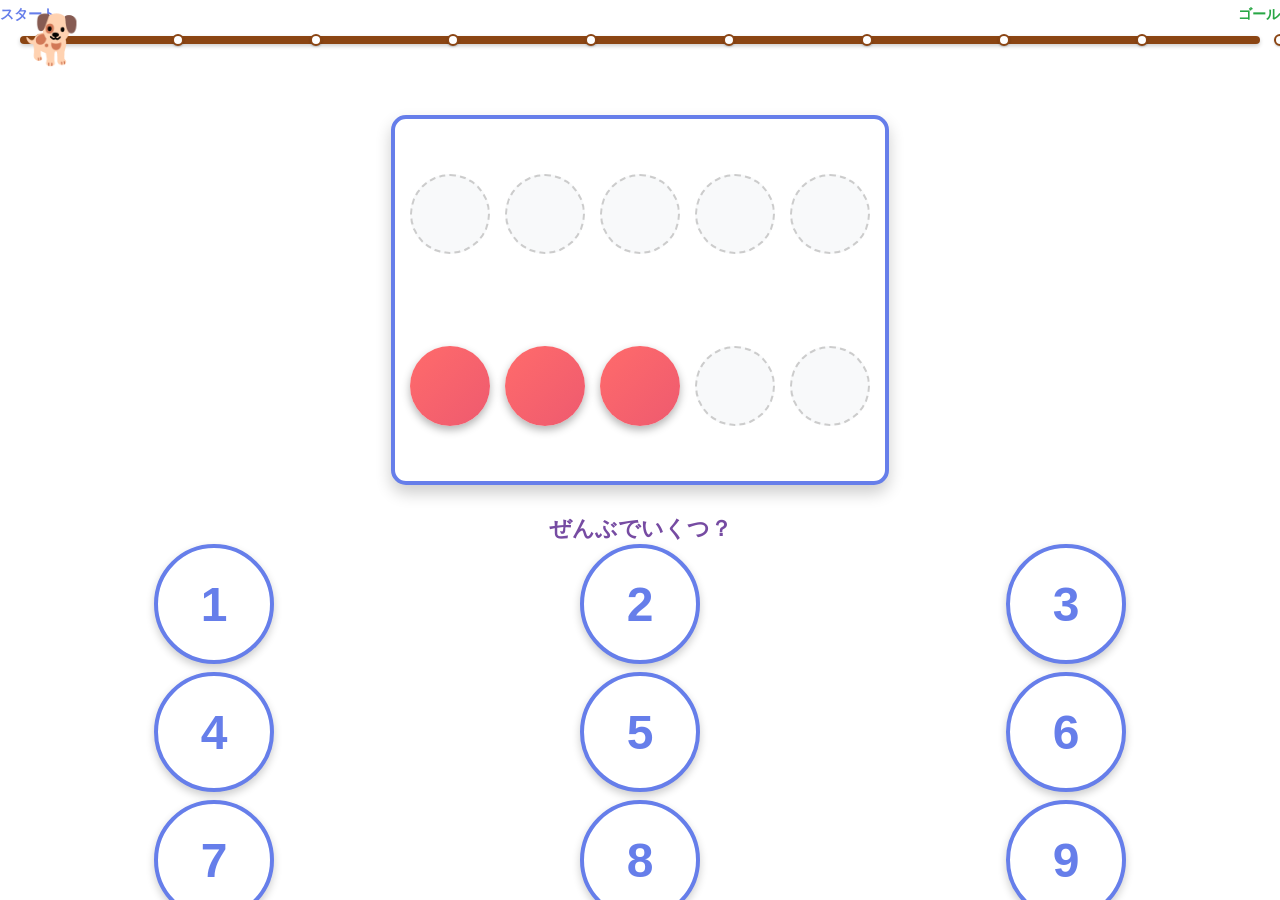
<file: index.html>
<!DOCTYPE html>
<html lang="ja">
<head>
    <meta charset="UTF-8">
    <meta name="viewport" content="width=device-width, initial-scale=1.0, maximum-scale=1.0, user-scalable=no, viewport-fit=cover">
    <title>ヌマーカステンで足し算 - ピグマリオン</title>
    <link rel="stylesheet" href="numicon-style.css">
</head>
<body>
    <div class="container">
        <div class="game-area">
            <div class="question-section">
                <div class="progress-track" id="progressTrack">
                    <div class="road"></div>
                    <div class="road-markers" id="roadMarkers"></div>
                    <div class="start-label">スタート</div>
                    <div class="goal-label">ゴール</div>
                    <div class="dog" id="dog">🐕</div>
                </div>
                <div class="box-container">
                    <div class="ball-box" id="ballBox">
                        <div class="box-row top-row" id="topRow"></div>
                        <div class="box-row bottom-row" id="bottomRow"></div>
                    </div>
                </div>
                <h2 class="question-text">ぜんぶでいくつ？</h2>
            </div>

            <div class="answer-selector">
                <div class="number-buttons" id="numberButtons"></div>
            </div>

            <div class="feedback" id="feedback"></div>

            <div class="completion-screen" id="completionScreen" style="display: none;">
                <div class="completion-message" id="completionMessage"></div>
                <button class="btn btn-primary" id="reviewBtn">復習テスト開始</button>
            </div>

            <div class="controls">
                <button class="btn btn-primary" id="newQuestionBtn">新しい問題</button>
                <button class="btn btn-secondary" id="showAnswerBtn">答えを見る</button>
            </div>

            <div class="score">
                <p>正解: <span id="correctCount">0</span> / <span id="totalCount">0</span></p>
            </div>
        </div>
    </div>

    <script src="numicon-script.js"></script>
</body>
</html>
</file>
<file: numicon-style.css>
* {
    margin: 0;
    padding: 0;
    box-sizing: border-box;
}

body {
    font-family: 'Comic Sans MS', 'Hiragino Kaku Gothic ProN', 'Hiragino Sans', Meiryo, sans-serif;
    background: linear-gradient(135deg, #667eea 0%, #764ba2 100%);
    height: 100vh;
    height: 100dvh; /* 動的ビューポート高さ */
    display: flex;
    justify-content: center;
    align-items: center;
    padding: 0;
    overflow: hidden;
    position: fixed;
    width: 100%;
}

.container {
    background: white;
    border-radius: 0;
    box-shadow: none;
    max-width: 100%;
    width: 100%;
    height: 100vh;
    height: 100dvh; /* 動的ビューポート高さ */
    padding: 0;
    overflow: hidden;
    display: flex;
    flex-direction: column;
}

.game-area {
    display: flex;
    flex-direction: column;
    gap: 0;
    height: 100%;
    justify-content: space-between;
    overflow: hidden;
}

.question-section {
    text-align: center;
}

.progress-track {
    position: relative;
    width: 100%;
    height: 80px;
    margin-bottom: 15px;
    padding: 0 20px;
}

.road {
    position: absolute;
    top: 50%;
    left: 20px;
    right: 20px;
    height: 8px;
    background: #8B4513;
    border-radius: 4px;
    transform: translateY(-50%);
    box-shadow: 0 2px 4px rgba(0, 0, 0, 0.2);
}

.road-markers {
    position: absolute;
    top: 50%;
    left: 20px;
    right: 20px;
    height: 8px;
    transform: translateY(-50%);
    pointer-events: none;
}

.road-marker {
    position: absolute;
    top: 50%;
    width: 12px;
    height: 12px;
    background: white;
    border: 2px solid #8B4513;
    border-radius: 50%;
    transform: translate(-50%, -50%);
    box-shadow: 0 1px 2px rgba(0, 0, 0, 0.2);
}

.start-label {
    position: absolute;
    left: 0;
    top: 5px;
    font-size: 0.9em;
    color: #667eea;
    font-weight: bold;
}

.goal-label {
    position: absolute;
    right: 0;
    top: 5px;
    font-size: 0.9em;
    color: #28a745;
    font-weight: bold;
}

.dog {
    position: absolute;
    top: 50%;
    left: 15px;
    font-size: 3em;
    transform: translateY(-50%) scaleX(-1);
    transition: left 0.5s ease;
    animation: dogRun 0.6s infinite;
    z-index: 10;
    display: inline-block;
}

@keyframes dogRun {
    0%, 100% {
        transform: translateY(-50%) scaleX(-1) rotate(0deg);
    }
    25% {
        transform: translateY(-50%) scaleX(-1) rotate(8deg);
    }
    75% {
        transform: translateY(-50%) scaleX(-1) rotate(-8deg);
    }
}

.question-text {
    color: #764ba2;
    margin-top: 8px;
    font-size: 1.4em;
    font-weight: bold;
}

.box-container {
    display: flex;
    justify-content: center;
    align-items: center;
    padding: 20px;
}

.ball-box {
    background: #fff;
    border: 4px solid #667eea;
    border-radius: 15px;
    padding: 15px;
    box-shadow: 0 8px 16px rgba(0, 0, 0, 0.2);
    display: flex;
    flex-direction: column;
    gap: 12px;
}

.box-row {
    display: flex;
    gap: 15px;
    justify-content: center;
    align-items: center;
    min-height: 160px;
}

.ball {
    width: 80px;
    height: 80px;
    border-radius: 50%;
    background: linear-gradient(135deg, #ff6b6b 0%, #ee5a6f 100%);
    box-shadow: 0 4px 8px rgba(0, 0, 0, 0.3);
    animation: ballAppear 0.5s ease;
}

@keyframes ballAppear {
    from {
        opacity: 0;
        transform: scale(0);
    }
    to {
        opacity: 1;
        transform: scale(1);
    }
}

.empty-slot {
    width: 80px;
    height: 80px;
    border-radius: 50%;
    border: 2px dashed #ccc;
    background: #f8f9fa;
}

.answer-selector {
    text-align: center;
}

.number-buttons {
    display: grid;
    grid-template-columns: repeat(3, 1fr);
    gap: 8px;
    max-width: 100%;
    margin: 0 auto;
    padding: 0 5px;
}

.number-button {
    width: 100%;
    max-width: 120px;
    height: 120px;
    border-radius: 50%;
    border: 4px solid #667eea;
    background: white;
    color: #667eea;
    font-size: 3.0em;
    font-weight: bold;
    cursor: pointer;
    transition: all 0.3s ease;
    display: flex;
    justify-content: center;
    align-items: center;
    box-shadow: 0 4px 8px rgba(0, 0, 0, 0.2);
    touch-action: manipulation;
    -webkit-tap-highlight-color: transparent;
    aspect-ratio: 1;
    margin: 0 auto;
}

.number-button:hover {
    transform: scale(1.15);
    background: #667eea;
    color: white;
    box-shadow: 0 6px 12px rgba(102, 126, 234, 0.4);
}

.number-button.correct {
    background: #28a745;
    border-color: #28a745;
    color: white;
    animation: correctPulse 0.6s ease;
}

.number-button.incorrect {
    background: #dc3545;
    border-color: #dc3545;
    color: white;
    animation: incorrectShake 0.5s ease;
}

/* 復習モード時の数字ボタンのサイズ調整 */
.review-mode .number-button {
    font-size: 2.5em;
}

@keyframes correctPulse {
    0%, 100% { transform: scale(1); }
    50% { transform: scale(1.2); }
}

@keyframes incorrectShake {
    0%, 100% { transform: translateX(0); }
    25% { transform: translateX(-10px); }
    75% { transform: translateX(10px); }
}

.feedback {
    position: fixed;
    top: 50%;
    left: 50%;
    transform: translate(-50%, -50%);
    text-align: center;
    font-size: 4em;
    font-weight: bold;
    padding: 30px 60px;
    border-radius: 20px;
    z-index: 1000;
    transition: all 0.3s ease;
    box-shadow: 0 10px 30px rgba(0, 0, 0, 0.3);
    pointer-events: none;
}

.feedback.correct {
    background: transparent !important;
    padding: 0 !important;
    border-radius: 0 !important;
    box-shadow: none !important;
    border: none !important;
    animation: correctPopup 0.5s ease;
    display: flex;
    justify-content: center;
    align-items: center;
}

.circle-mark {
    width: 400px;
    height: 400px;
    border: 30px solid #28a745;
    border-radius: 50%;
    background: transparent;
    box-shadow: 0 0 30px rgba(40, 167, 69, 0.6);
    animation: circleAppear 0.5s ease;
}

@keyframes circleAppear {
    0% {
        transform: scale(0.3);
        opacity: 0;
    }
    50% {
        transform: scale(1.1);
    }
    100% {
        transform: scale(1);
        opacity: 1;
    }
}

.feedback.incorrect {
    background: #f8d7da;
    color: #721c24;
    animation: incorrectPopup 0.5s ease;
}

.feedback.show-answer {
    background: #d4edda;
    color: #155724;
    font-size: 2em;
    padding: 20px 40px;
    border-radius: 15px;
    box-shadow: 0 10px 30px rgba(0, 0, 0, 0.3);
    animation: fadeIn 0.3s ease;
}

.feedback.hidden {
    opacity: 0;
    visibility: hidden;
    transform: translate(-50%, -50%) scale(0.8);
}

@keyframes correctPopup {
    0% {
        opacity: 0;
        transform: translate(-50%, -50%) scale(0.3);
    }
    50% {
        transform: translate(-50%, -50%) scale(1.2);
    }
    100% {
        opacity: 1;
        transform: translate(-50%, -50%) scale(1);
    }
}

@keyframes incorrectPopup {
    0% {
        opacity: 0;
        transform: translate(-50%, -50%) scale(0.5);
    }
    50% {
        transform: translate(-50%, -50%) scale(1.1);
    }
    100% {
        opacity: 1;
        transform: translate(-50%, -50%) scale(1);
    }
}

.controls {
    display: none;
}

.btn {
    padding: 15px 30px;
    font-size: 1.3em;
    border: none;
    border-radius: 25px;
    cursor: pointer;
    font-weight: bold;
    transition: all 0.3s ease;
    font-family: inherit;
    box-shadow: 0 4px 8px rgba(0, 0, 0, 0.2);
}

.btn-primary {
    background: linear-gradient(135deg, #667eea 0%, #764ba2 100%);
    color: white;
}

.btn-primary:hover {
    transform: translateY(-2px);
    box-shadow: 0 6px 12px rgba(0, 0, 0, 0.3);
}

.btn-primary:active {
    transform: translateY(0);
}

.btn-secondary {
    background: #6c757d;
    color: white;
}

.btn-secondary:hover {
    background: #5a6268;
    transform: translateY(-2px);
    box-shadow: 0 6px 12px rgba(0, 0, 0, 0.3);
}

.score {
    display: none;
}

.completion-screen {
    text-align: center;
    padding: 40px 20px;
}

.completion-message {
    font-size: 2.0em;
    font-weight: bold;
    color: #667eea;
    margin-bottom: 25px;
    line-height: 1.5;
}

.encouragement {
    display: block;
    font-size: 0.9em;
    color: #764ba2;
    margin-top: 15px;
    font-weight: normal;
}

#reviewBtn {
    font-size: 1.3em;
    padding: 18px 35px;
    margin-top: 25px;
}

/* レスポンシブデザイン */
@media (max-width: 768px) {
    .container {
        padding: 20px;
        border-radius: 20px;
    }

    .ball {
        width: 100px;
        height: 100px;
    }

    .empty-slot {
        width: 100px;
        height: 100px;
    }

    .question-text {
        font-size: 1.5em;
        margin-top: 15px;
    }

    .number-buttons {
        grid-template-columns: repeat(3, 1fr);
        gap: 10px;
        padding: 0 5px;
    }

    .number-button {
        width: 100%;
        max-width: 100px;
        height: 100px;
        font-size: 3.5em;
        border-width: 4px;
        aspect-ratio: 1;
    }
    
    .review-mode .number-button {
        font-size: 2.8em;
    }

    .btn {
        font-size: 1.1em;
        padding: 12px 24px;
    }

    .ball-box {
        padding: 15px;
    }

    .box-row {
        gap: 10px;
        min-height: 140px;
    }
}

/* iPhone縦画面用の最適化 */
@media (max-width: 480px) and (orientation: portrait) {
    body {
        padding: 0;
        height: 100dvh;
        position: fixed;
        width: 100%;
        overflow: hidden;
    }

    .container {
        padding: 0;
        border-radius: 0;
        height: 100vh;
        height: 100dvh;
        max-height: 100vh;
        max-height: 100dvh;
        overflow: hidden;
        display: flex;
        flex-direction: column;
    }

    .game-area {
        gap: 0;
        height: 100%;
        justify-content: space-between;
        padding: 8px;
        box-sizing: border-box;
        overflow: hidden;
    }

    .question-section {
        flex-shrink: 0;
        padding: 5px 0;
    }

    .progress-track {
        height: 60px;
        margin-bottom: 8px;
        padding: 0 15px;
    }
    
    .dog {
        font-size: 3em;
    }
    
    .start-label, .goal-label {
        font-size: 0.9em;
        top: 5px;
        font-weight: bold;
    }
    
    .road {
        height: 6px;
    }
    
    .road-marker {
        width: 10px;
        height: 10px;
        border-width: 2px;
    }

    .box-container {
        padding: 10px;
    }

    .ball-box {
        padding: 15px;
        gap: 12px;
        border-width: 4px;
    }

    .box-row {
        gap: 10px;
        min-height: 100px;
    }

    .ball, .empty-slot {
        width: 80px;
        height: 80px;
    }

    .question-text {
        font-size: 1.4em;
        margin-top: 8px;
        margin-bottom: 8px;
        font-weight: bold;
    }

    .answer-selector {
        flex: 1;
        display: flex;
        flex-direction: column;
        justify-content: center;
        min-height: 0;
        overflow: hidden;
        padding: 5px 0;
    }

    .number-buttons {
        grid-template-columns: repeat(3, 1fr);
        gap: 8px;
        padding: 0 5px;
        flex: 1;
        align-content: center;
        max-height: 100%;
        overflow: hidden;
    }

    .number-button {
        width: 100%;
        max-width: none;
        height: auto;
        aspect-ratio: 1;
        font-size: 3.0em;
        border-width: 4px;
        padding: 0;
        font-weight: bold;
    }
    
    .review-mode .number-button {
        font-size: 2.5em;
    }

    .feedback {
        position: fixed;
        top: 50%;
        left: 50%;
        transform: translate(-50%, -50%);
    }

    .feedback.correct {
        padding: 0;
    }
    
    .circle-mark {
        width: 200px;
        height: 200px;
        border-width: 20px;
    }
    
    .feedback.incorrect {
        font-size: 2.0em;
        padding: 15px 25px;
        border-radius: 10px;
    }
    
    .feedback.show-answer {
        font-size: 1.6em;
        padding: 15px 25px;
    }
    
    .completion-message {
        font-size: 2.0em;
        margin-bottom: 25px;
    }
    
    .encouragement {
        font-size: 0.9em;
        margin-top: 15px;
    }
    
    #reviewBtn {
        font-size: 1.3em;
        padding: 18px 35px;
        margin-top: 25px;
    }
}

/* より小さなiPhone用 */
@media (max-width: 375px) and (orientation: portrait) {
    .progress-track {
        height: 55px;
        margin-bottom: 6px;
        padding: 0 12px;
    }
    
    .dog {
        font-size: 2.5em;
    }
    
    .start-label, .goal-label {
        font-size: 0.8em;
        top: 4px;
        font-weight: bold;
    }
    
    .road {
        height: 5px;
    }
    
    .road-marker {
        width: 9px;
        height: 9px;
        border-width: 2px;
    }
    
    .ball, .empty-slot {
        width: 70px;
        height: 70px;
    }

    .ball-box {
        padding: 12px;
        gap: 10px;
        border-width: 4px;
    }

    .box-row {
        gap: 9px;
        min-height: 90px;
    }

    .question-text {
        font-size: 1.2em;
        margin-top: 6px;
        margin-bottom: 6px;
        font-weight: bold;
    }

    .number-button {
        font-size: 2.8em;
    }
    
    .review-mode .number-button {
        font-size: 2.3em;
    }
    
    #reviewBtn {
        font-size: 1.2em;
        padding: 16px 30px;
        margin-top: 20px;
    }

    .number-buttons {
        gap: 6px;
        padding: 0 4px;
    }
    
    .circle-mark {
        width: 180px;
        height: 180px;
        border-width: 18px;
    }
    
    .feedback.incorrect {
        font-size: 1.8em;
        padding: 12px 22px;
    }
    
    .feedback.show-answer {
        font-size: 1.4em;
        padding: 12px 22px;
    }
    
    .completion-message {
        font-size: 1.8em;
        margin-bottom: 20px;
    }
    
    .encouragement {
        font-size: 0.85em;
        margin-top: 12px;
    }
}
</file>
